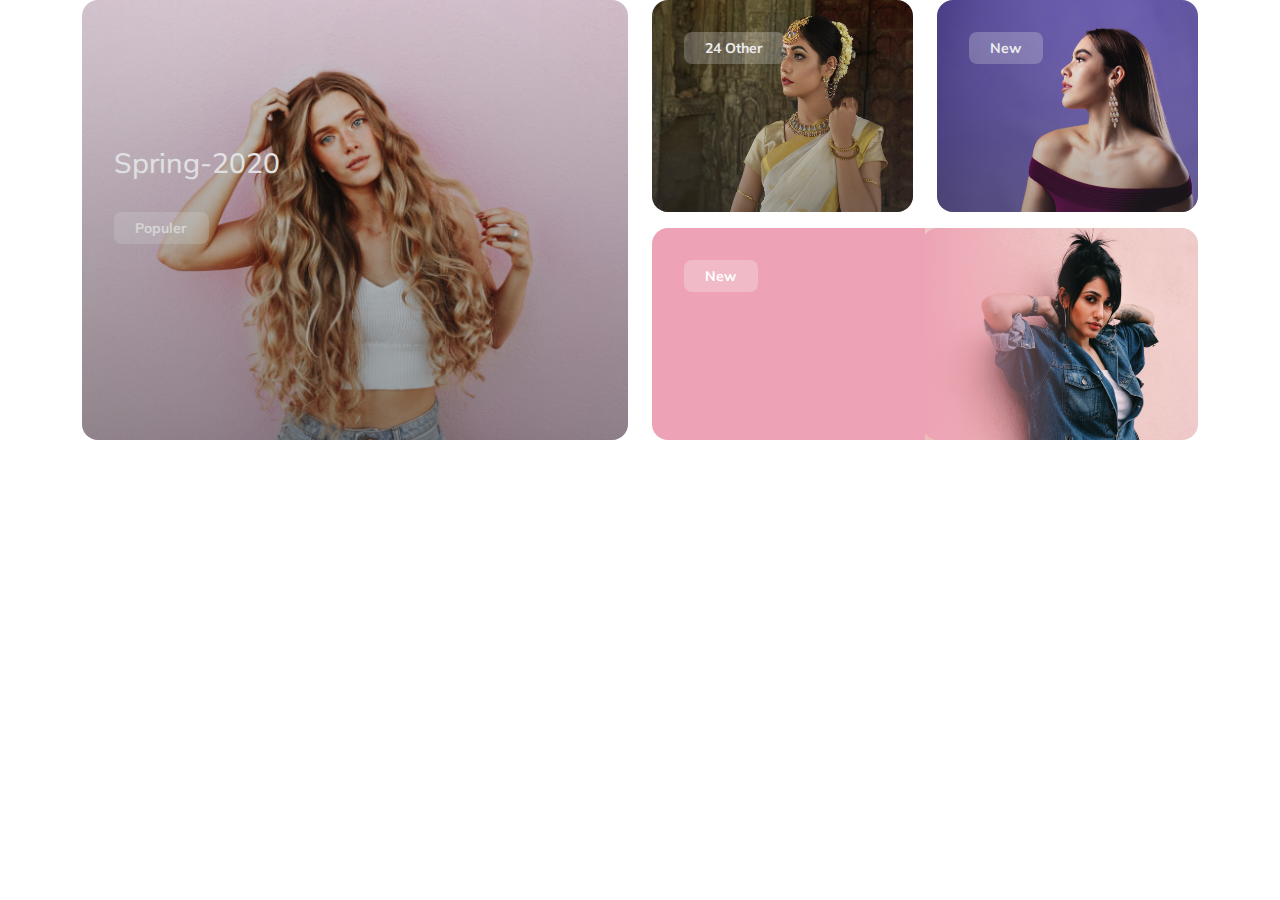
<file: index.html>
<!DOCTYPE html>
<html lang="en">
    <head>
        <meta charset="UTF-8" />
        <meta http-equiv="X-UA-Compatible" content="IE=edge" />
        <meta name="viewport" content="width=device-width, initial-scale=1.0" />
        <title>Document</title>
        <link rel="stylesheet" href="css/bootstrap.min.css" />
        <link rel="stylesheet" href="css/style.css" />
    </head>
    <body>
        <!-- <section class="mt-5 mb-5">
            <div class="container">
                <div class="row h-100 gy-4 gy-xxl-0">
                    <div class="col-12 col-xxl-6 h-75 h-control">
                        <div class="bg-image h-100"></div>
                    </div>
                    <div class="col-12 col-xxl-6 h-75 h-col2-control p-0 pt-xxl-4">
                        <div class="row h-100 gy-4 me-0 ms-0">
                            <div class="col-12 col-md-6 col-xxl-12 c h-100 mt-xxl-0">
                                <div class="bg-image h-100"></div>
                            </div>
                            <div class="col-12 col-md-6 col-xxl-12 c h-100">
                                <div class="bg-image h-100"></div>
                            </div>
                        </div>
                    </div>
                </div>
            </div>
        </section> -->
        
        <!-- test section -->
        <section>
            <!-- container -->
            <div class="container">
                <div class="row h-100 gy-4">
                    <div class="col-12 col-xl-6 h-75 th-control">
                        <div class="c-style fr-col h-100">
                            <div class="spring">
                                <h3 class="spring-title">Spring-2020</h3>
                                <div class="batch"><span>Populer</span></div>
                            </div>
                        </div>
                    </div>
                    <div class="col-12 col-xl-6 h-50 bh-control pb-2">
                        <div class="row h-100 gy-3">
                            <div class="col-6 h-100">
                                <div class="c-style sr-col1 h-100">
                                    <div class="batch">24 Other</div>
                                </div>
                            </div>
                            <div class="col-6 h-100">
                                <div class="c-style sr-col2 h-100">
                                    <div class="batch">New</div>
                                </div>
                            </div>
                            <div class="col-12 col-xl-12 h-100">
                                <div class="c-style tr-col h-100">
                                    <div class="batch">New</div>
                                </div>
                            </div>
                        </div>
                    </div>
                </div>
            </div>
        </section>
        <!-- test section -->
    </body>
</html>
</file>
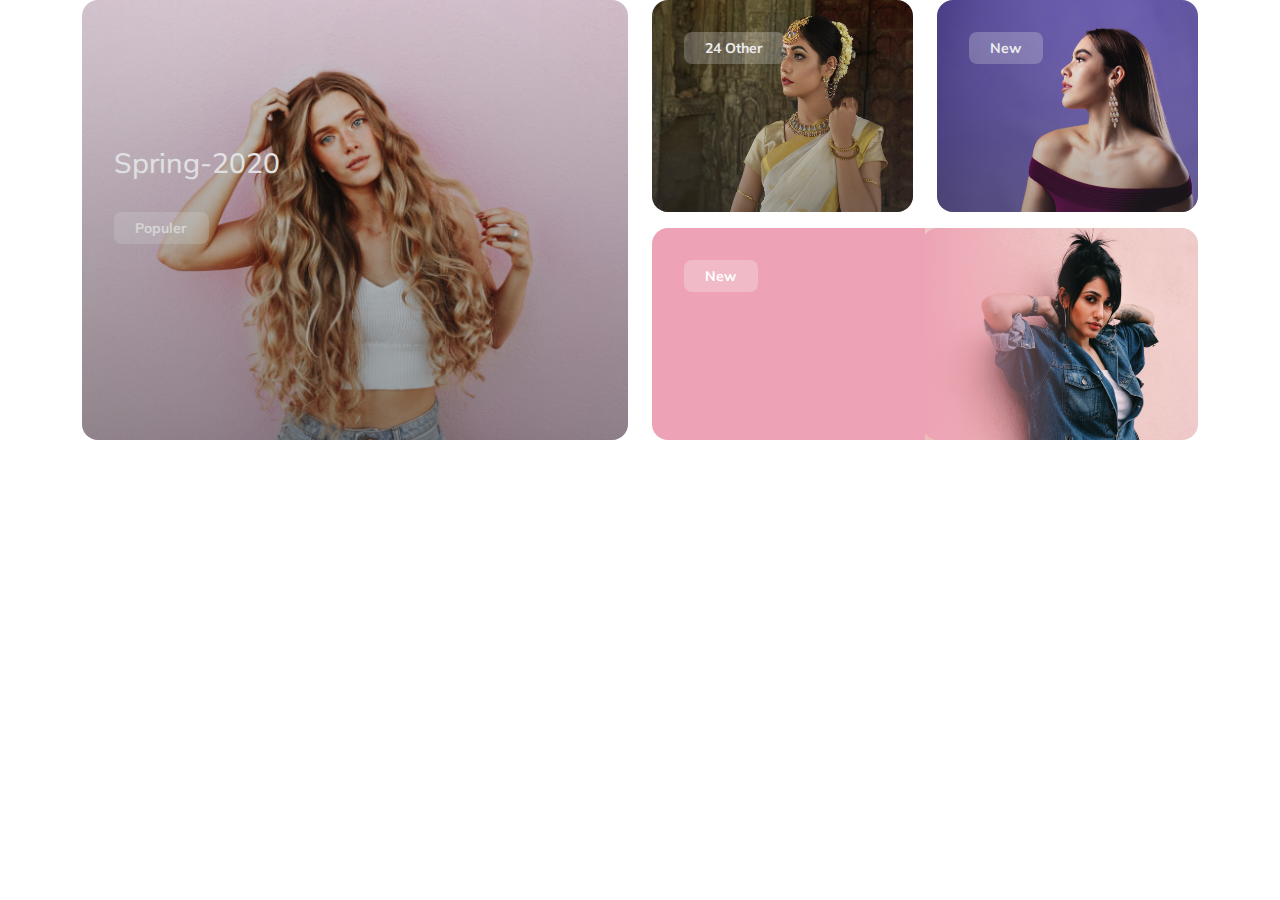
<file: first-s.html>
<!DOCTYPE html>
<html lang="en">
    <head>
        <meta charset="UTF-8" />
        <meta http-equiv="X-UA-Compatible" content="IE=edge" />
        <meta name="viewport" content="width=device-width, initial-scale=1.0" />
        <title>Document</title>
        <link rel="stylesheet" href="css/bootstrap.min.css" />
        <link rel="stylesheet" href="css/first-s.css" />
    </head>
    <body>
        <!-- <section class="mt-5 mb-5">
            <div class="container">
                <div class="row h-100 gy-4 gy-xxl-0">
                    <div class="col-12 col-xxl-6 h-75 h-control">
                        <div class="bg-image h-100"></div>
                    </div>
                    <div class="col-12 col-xxl-6 h-75 h-col2-control p-0 pt-xxl-4">
                        <div class="row h-100 gy-4 me-0 ms-0">
                            <div class="col-12 col-md-6 col-xxl-12 c h-100 mt-xxl-0">
                                <div class="bg-image h-100"></div>
                            </div>
                            <div class="col-12 col-md-6 col-xxl-12 c h-100">
                                <div class="bg-image h-100"></div>
                            </div>
                        </div>
                    </div>
                </div>
            </div>
        </section> -->
        
        <!-- test section -->
        <section>
            <!-- container -->
            <div class="container">
                <div class="row h-100 gy-4">
                    <div class="col-12 col-xl-6 h-75 th-control">
                        <div class="c-style fr-col h-100">
                            <div class="spring">
                                <h3 class="spring-title">Spring-2020</h3>
                                <div class="batch"><span>Populer</span></div>
                            </div>
                        </div>
                    </div>
                    <div class="col-12 col-xl-6 h-50 bh-control pb-2">
                        <div class="row h-100 gy-3">
                            <div class="col-6 h-100">
                                <div class="c-style sr-col1 h-100">
                                    <div class="batch">24 Other</div>
                                </div>
                            </div>
                            <div class="col-6 h-100">
                                <div class="c-style sr-col2 h-100">
                                    <div class="batch">New</div>
                                </div>
                            </div>
                            <div class="col-12 col-xl-12 h-100">
                                <div class="c-style tr-col h-100">
                                    <div class="batch">New</div>
                                </div>
                            </div>
                        </div>
                    </div>
                </div>
            </div>
        </section>
        <!-- test section -->
    </body>
</html>
</file>
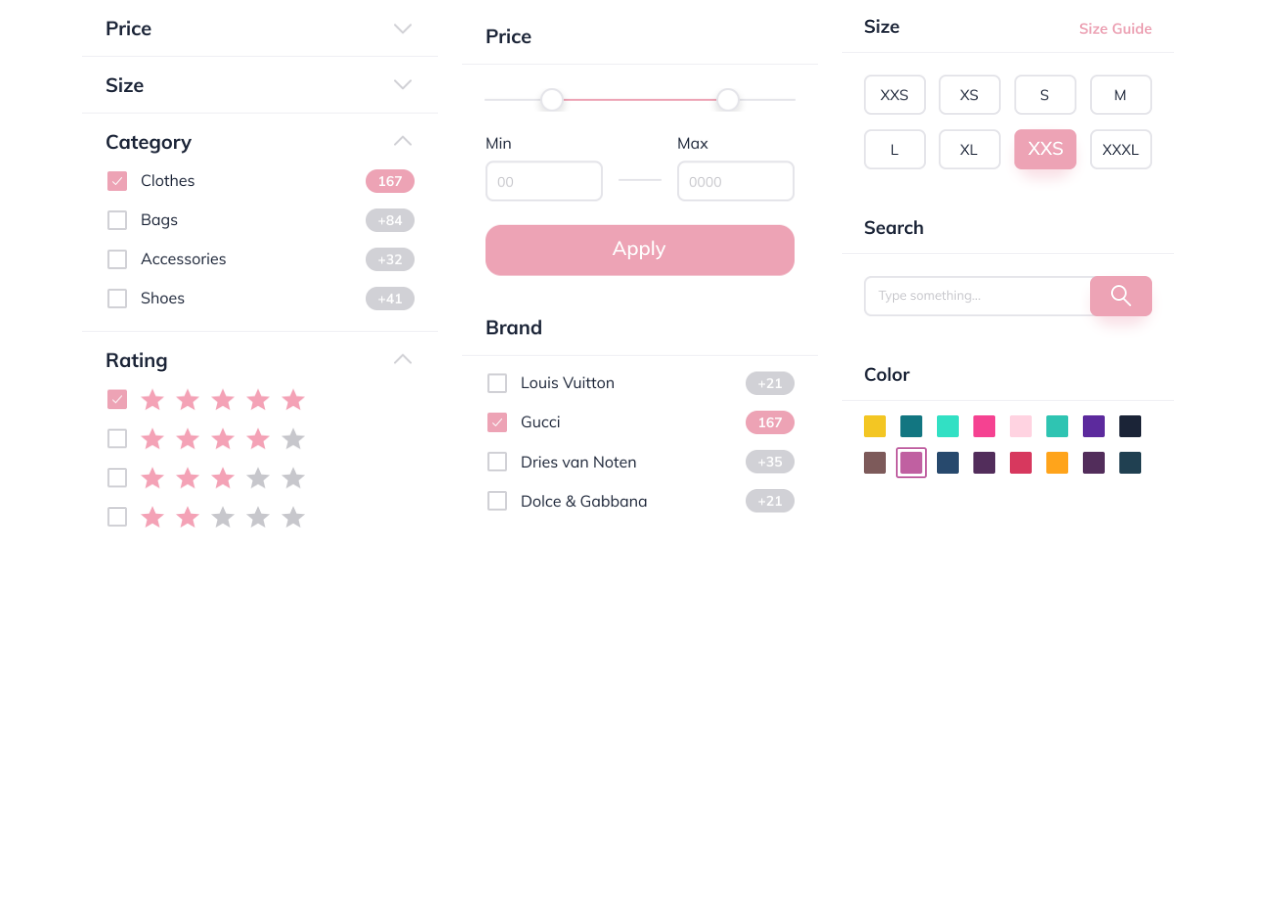
<file: five-s.html>
<!DOCTYPE html>
<html lang="en">
<head>
    <meta charset="UTF-8">
    <meta http-equiv="X-UA-Compatible" content="IE=edge">
    <meta name="viewport" content="width=device-width, initial-scale=1.0">
    <title>Five Section</title>

   <link rel="stylesheet" href="https://cdnjs.cloudflare.com/ajax/libs/font-awesome/6.2.0/css/all.min.css">
    <link rel="stylesheet" href="css/bootstrap.min.css">
    <link rel="stylesheet" href="css/five-s.css"> 
</head>
<body>
<!-- Five section -->
    <section>
        <!-- container -->
        <div class="container">
            <!-- row -->
            <div class="row">

                <div class="col-12 col-lg-4">
                    <div class="img w-100">
                        <img src="img/five section/filter.png" class="w-100" alt="">
                    </div>
                </div>
                <div class="col-12 col-lg-4 gy-2">
                    <div class="row">
                        <div class="col-12">
                            <img src="img/five section/price_filter.png" class="w-100" alt="">
                        </div>
                        <div class="col-12">
                            <img src="img/five section/brand_filter.png" class="w-100" alt="">
                        </div>
                    </div>
                </div>
                <div class="col-12 col-lg-4">
                    <div class="row gy-2 w-100">
                        <div class="col-12">
                            <img src="img/five section/size_filter.png" class="w-100" alt="">
                        </div>
                        <div class="col-12">
                            <img src="img/five section/search_panel.png" class="w-100" alt="">
                        </div>
                        <div class="col-12">
                            <div class="w-100">
                                <img src="img/five section/color_filter.png" class="w-100" alt="">

                            </div>
                        </div>
                    </div>
                </div>
            </div>
        </div>
    </section>
<!-- Five section -->
</body>
</html>
</file>
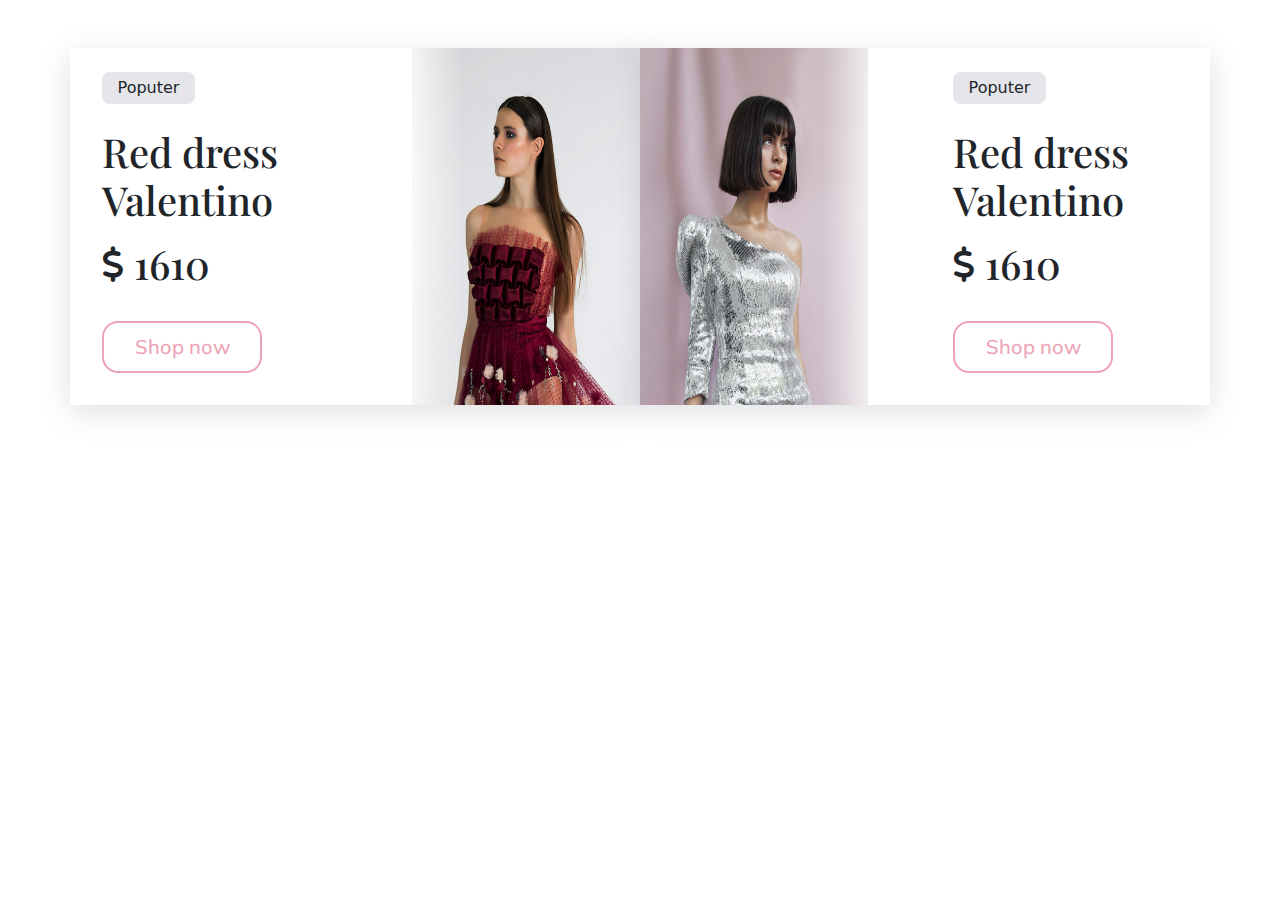
<file: four-s.html>
<!DOCTYPE html>
<html lang="en">
<head>
    <meta charset="UTF-8">
    <meta http-equiv="X-UA-Compatible" content="IE=edge">
    <meta name="viewport" content="width=device-width, initial-scale=1.0">
    <title>Four section</title>

    <link rel="stylesheet" href="https://cdnjs.cloudflare.com/ajax/libs/font-awesome/6.2.0/css/all.min.css">
    <link rel="stylesheet" href="css/bootstrap.min.css">
    <link rel="stylesheet" href="css/four-s.css">
</head>
<body>
<!-- four section -->
    <section class="mt-5">
        <!-- container -->
        <div class="container">
            <!-- row -->
            <div class="row gy-4 gy-lg-0 gx-lg-4">
                <div class="col-12 col-lg-6 bg-style">
                    <div class="batch d-flex justify-content-center align-items-center">
                        Poputer
                    </div>
                    <h1 class="d-flex flex-column mt-3 mt-lg-4">
                        <span>Red dress</span>
                        <span>Valentino</span>
                    </h>
                    <div class="mt-3">
                        <p class="d-inline-block"><i class="fa-solid fa-dollar-sign fa-sm"></i></p>
                        <h1 class="d-inline-block">1610</h1>
                    </div>
                    <div class="l-batch mt-2 mt-lg-3 d-flex flex-row justify-content-center align-items-center">
                        <p class="pt-3">Shop now</p>
                    </div>
                </div>

                <div class="col-12 col-lg-6 bg-style bg-left-style">
                    <div class="row">
                        <div class="col-6">

                        </div>
                        <div class="col-6">
                            <div class="batch d-flex justify-content-center align-items-center">
                                Poputer
                            </div>
                            <h1 class="d-flex flex-column mt-3 mt-lg-4">
                                <span>Red dress</span>
                                <span>Valentino</span>
                            </h>
                            <div class="mt-3">
                                <p class="d-inline-block"><i class="fa-solid fa-dollar-sign fa-sm"></i></p>
                                <h1 class="d-inline-block">1610</h1>
                            </div>
                            <div class="l-batch mt-2 mt-lg-3 d-flex flex-row justify-content-center align-items-center">
                                <p class="pt-3">Shop now</p>
                            </div>
                        </div>
                    </div>
                </div>
            </div>
        </div>
    </section>
<!-- four section -->
</body>
</html>
</file>
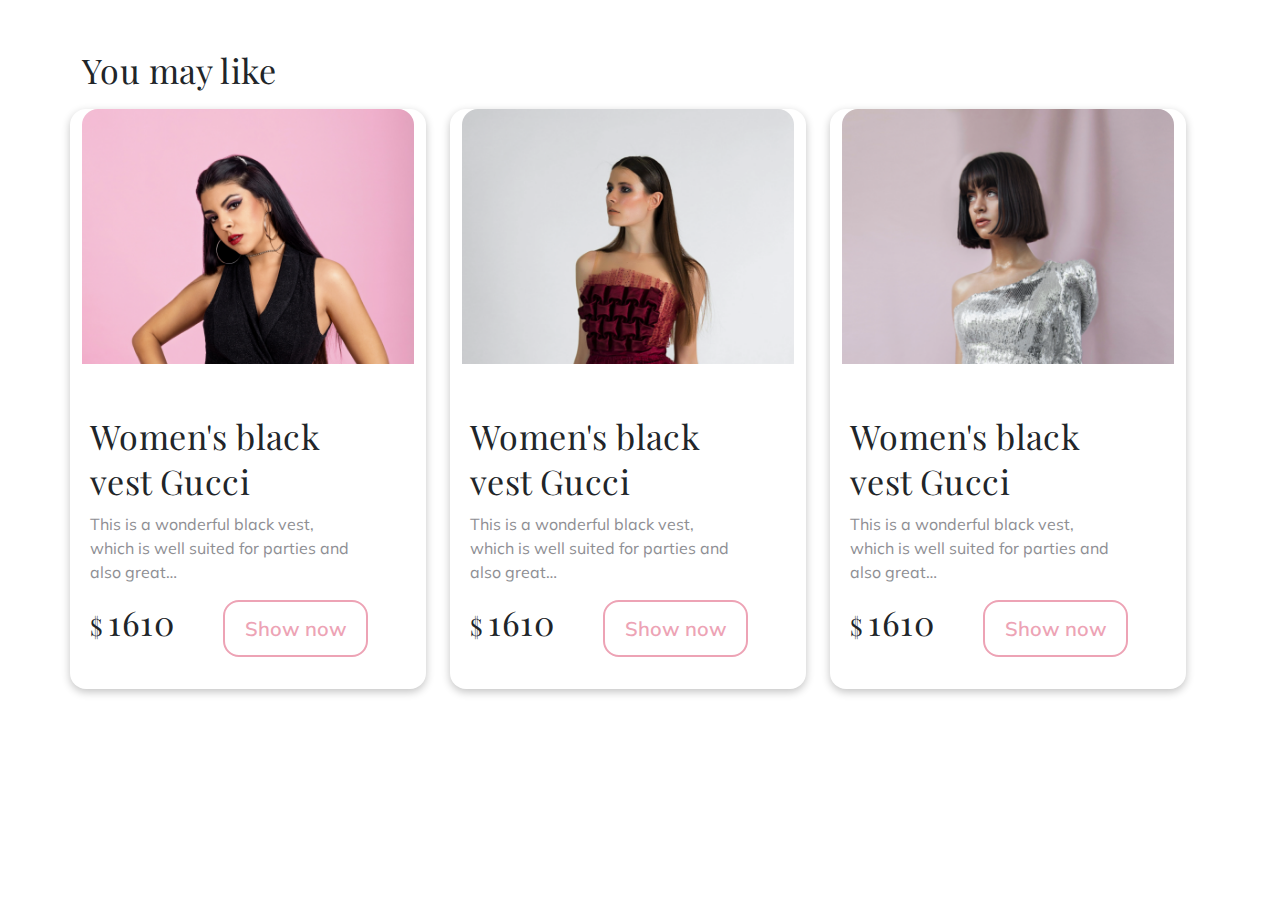
<file: second.html>
<!DOCTYPE html>
<html lang="en">
<head>
    <meta charset="UTF-8">
    <meta http-equiv="X-UA-Compatible" content="IE=edge">
    <meta name="viewport" content="width=device-width, initial-scale=1.0">
    <title>Second secontion</title>
    <link rel="stylesheet" href="css/bootstrap.min.css">
    <link rel="stylesheet" href="css/second.css">
</head>
<body>
<!-- second section -->
    <section class="mt-5">
        <!-- container -->
        <div class="container">
            <!-- row 1 -->
            <div class="row mb-2">
                <h1>You may like</h1>
            </div>
            <!-- row 2 -->
            <div class="row gy-4 gy-xl-0">
                <div class="col-xl-4 col-md-12">
                    <div class="row c-card w-100">
                        <div class="col-xl-12 col-md-6 col-sm-12">
                            <img src="img/img1.png" class="w-100 img" alt="">
                        </div>
                        <div class="col-xl-12 col-md-6 col-sm-12 c-body">
                            <h1>Women's black
                                vest Gucci
                            </h1>
                            <p>This is a wonderful black vest, which is well suited for parties and also great…
                            </p>
                            <div class="row c-bottom">
                                <div class="col-6">
                                    <h1><span>$</span>1610</h1>
                                </div>
                                <div class="col-6 batch">
                                    <div>Show now</div>
                                </div>
                            </div>
                        </div>
                    </div>
                </div>
                <div class="col-xl-4 col-md-12">
                    <div class="row c-card w-100">
                        <div class="col-xl-12 col-md-6 col-sm-12">
                            <img src="img/img2.png" class="w-100 img" alt="">
                        </div>
                        <div class="col-xl-12 col-md-6 col-sm-12 c-body">
                            <h1>Women's black
                                vest Gucci
                            </h1>
                            <p>This is a wonderful black vest, which is well suited for parties and also great…
                            </p>
                            <div class="row c-bottom">
                                <div class="col-6">
                                    <h1><span>$</span>1610</h1>
                                </div>
                                <div class="col-6 batch">
                                    <div>Show now</div>
                                </div>
                            </div>
                        </div>
                    </div>
                </div>
                <div class="col-xl-4 col-md-12">
                    <div class="row c-card w-100">
                        <div class="col-xl-12 col-md-6 col-sm-12">
                            <img src="img/img3.png" class="w-100 img" alt="">
                        </div>
                        <div class="col-xl-12 col-md-6 col-sm-12 c-body">
                            <h1>Women's black
                                vest Gucci
                            </h1>
                            <p>This is a wonderful black vest, which is well suited for parties and also great…
                            </p>
                            <div class="row c-bottom">
                                <div class="col-6">
                                    <h1><span>$</span>1610</h1>
                                </div>
                                <div class="col-6 batch">
                                    <div>Show now</div>
                                </div>
                            </div>
                        </div>
                    </div>
                </div>
            </div>
        </div>
    </section>
<!-- second section -->
</body>
</html>
</file>
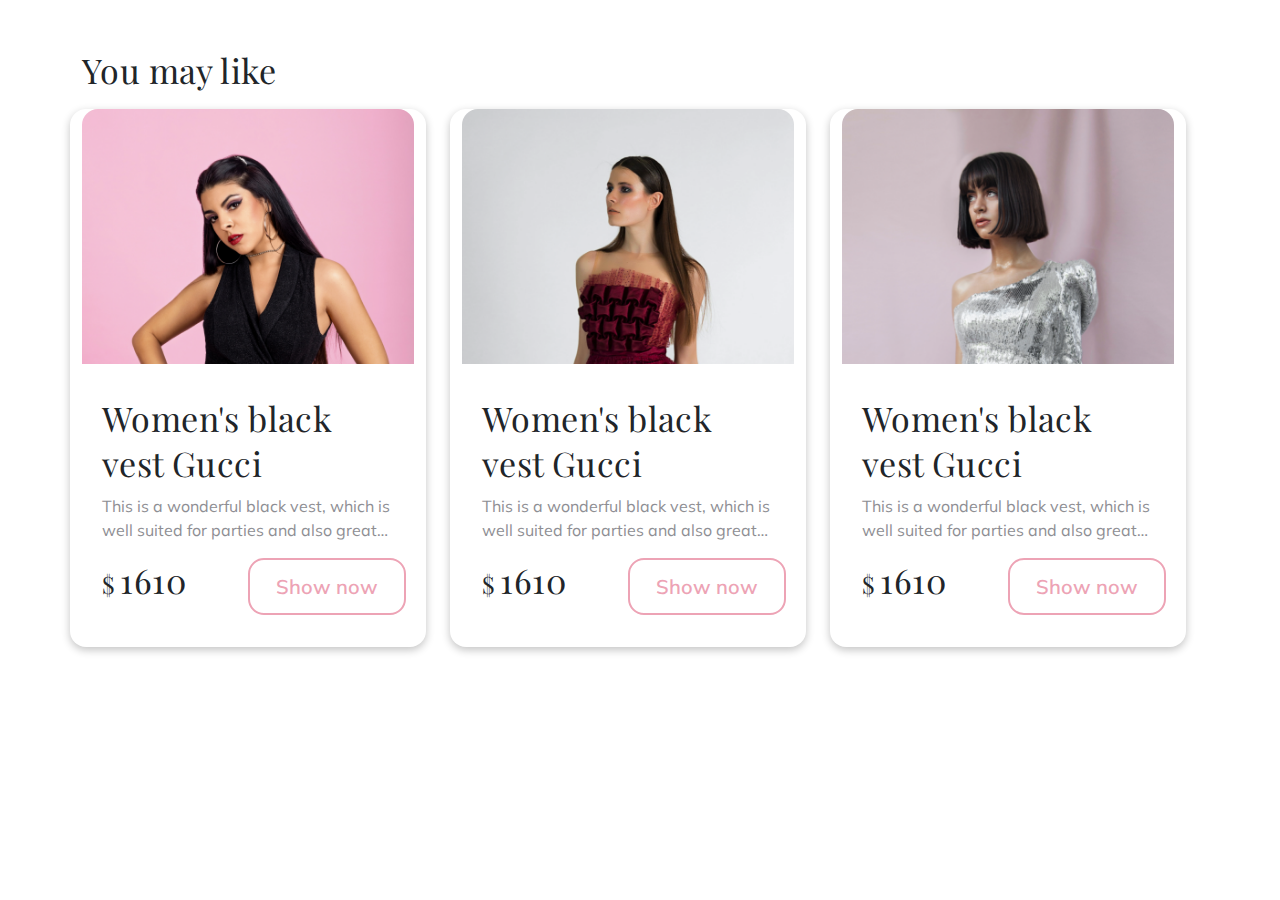
<file: second.s.html>
<!DOCTYPE html>
<html lang="en">
<head>
    <meta charset="UTF-8">
    <meta http-equiv="X-UA-Compatible" content="IE=edge">
    <meta name="viewport" content="width=device-width, initial-scale=1.0">
    <title>Second secontion</title>
    <link rel="stylesheet" href="css/bootstrap.min.css">
    <link rel="stylesheet" href="css/second-s.css">
</head>
<body>
<!-- second section -->
    <section class="mt-5">
        <!-- container -->
        <div class="container">
            <!-- row 1 -->
            <div class="row mb-2">
                <h1>You may like</h1>
            </div>
            <!-- row 2 -->
            <div class="row gy-4 gy-xl-0">
                <div class="col-xl-4 col-md-12">
                    <div class="row c-card w-100">
                        <div class="col-xl-12 col-md-6 col-sm-12">
                            <img src="img/img1.png" class="w-100 img" alt="">
                        </div>
                        <div class="col-xl-12 col-md-6 col-sm-12 c-body">
                            <h1>Women's black
                                vest Gucci
                            </h1>
                            <p>This is a wonderful black vest, which is well suited for parties and also great…
                            </p>
                            <div class="row c-bottom">
                                <div class="col-6">
                                    <h1><span>$</span>1610</h1>
                                </div>
                                <div class="col-6 batch">
                                    <div>Show now</div>
                                </div>
                            </div>
                        </div>
                    </div>
                </div>
                <div class="col-xl-4 col-md-12">
                    <div class="row c-card w-100">
                        <div class="col-xl-12 col-md-6 col-sm-12">
                            <img src="img/img2.png" class="w-100 img" alt="">
                        </div>
                        <div class="col-xl-12 col-md-6 col-sm-12 c-body">
                            <h1>Women's black
                                vest Gucci
                            </h1>
                            <p>This is a wonderful black vest, which is well suited for parties and also great…
                            </p>
                            <div class="row c-bottom">
                                <div class="col-6">
                                    <h1><span>$</span>1610</h1>
                                </div>
                                <div class="col-6 batch">
                                    <div>Show now</div>
                                </div>
                            </div>
                        </div>
                    </div>
                </div>
                <div class="col-xl-4 col-md-12">
                    <div class="row c-card w-100">
                        <div class="col-xl-12 col-md-6 col-sm-12">
                            <img src="img/img3.png" class="w-100 img" alt="">
                        </div>
                        <div class="col-xl-12 col-md-6 col-sm-12 c-body">
                            <h1>Women's black
                                vest Gucci
                            </h1>
                            <p>This is a wonderful black vest, which is well suited for parties and also great…
                            </p>
                            <div class="row c-bottom">
                                <div class="col-6">
                                    <h1><span>$</span>1610</h1>
                                </div>
                                <div class="col-6 batch">
                                    <div>Show now</div>
                                </div>
                            </div>
                        </div>
                    </div>
                </div>
            </div>
        </div>
    </section>
<!-- second section -->
</body>
</html>
</file>
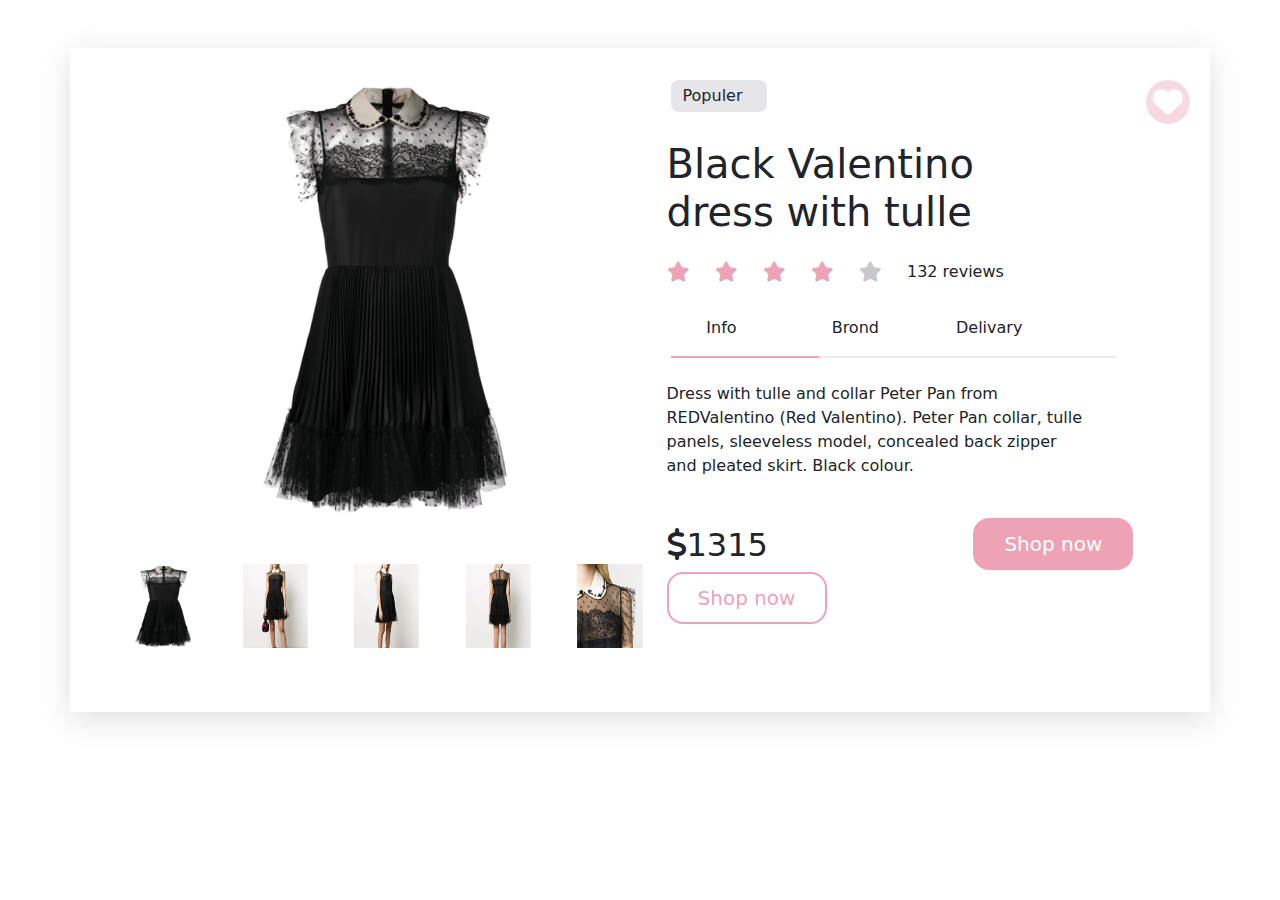
<file: third-s.html>
<!DOCTYPE html>
<html lang="en">
<head>
    <meta charset="UTF-8">
    <meta http-equiv="X-UA-Compatible" content="IE=edge">
    <meta name="viewport" content="width=device-width, initial-scale=1.0">
    <title>Third Section</title>
    <link rel="stylesheet" href="https://cdnjs.cloudflare.com/ajax/libs/font-awesome/6.2.0/css/all.min.css">
    <link rel="stylesheet" href="css/bootstrap.min.css">
    <link rel="stylesheet" href="css/third-s.css">
</head>
<body>
<!-- Third section -->
    <section class="mt-5">
        <!-- container -->
        <div class="container third-container">
            <!-- row -->
            <div class="row gx-xl-4">
                <!-- first col -->
                <div class="col-12 col-xl-6 mb-5">
                    <div class="d-flex justify-content-center mb-5">
                        <div class="girl-c">
                            <img src="img/product_image.png" class="w-100 h-100" alt="">
                        </div>
                    </div>
                    <div class="row items d-flex justify-content-between">
                        <div class="col-2 h-100">
                            <img src="img/item1.png" class="w-100 h-100" alt="">
                        </div>
                        <div class="col-2 h-100">
                            <img src="img/item2.png" class="w-100 h-100" alt="">
                        </div>
                        <div class="col-2 h-100">
                            <img src="img/item3.png" class="w-100 h-100" alt="">
                        </div>
                        <div class="col-2 h-100">
                            <img src="img/item4.png" class="w-100 h-100" alt="">
                        </div>
                        <div class="col-2 h-100 rounded-4">
                            <img src="img/item5.png" class="w-100 h-100" alt="">
                        </div>
                    </div>
                </div>

                <!-- 2nd col -->
                <div class="col-12 col-xl-6">
                    <div class="row">
                        <div class="col-12">
                            <div class="row d-flex flex-row justify-content-between pb-3">
                                <div class="batch col-auto ms-3">
                                    Populer
                                </div>
                                <div class="love-icon col-auto">
                                    <p><i class="fa-solid fa-heart"></i></p>
                                </div>
                            </div>

                            <div class="col-8 pb-3">
                                <h1 class="d-flex flex-column">
                                    <span>Black Valentino</span>
                                    <span>dress with tulle</span>
                                </h1>
                            </div>
                            <div class="col-9 ms-0">
                                <ul class="nav-ber w-100">
                                    <li class="ps-0"><a href=""><i class="fa-solid fa-star fa-lg"></i></a></li>
                                    <li><a href=""><i class="fa-solid fa-star fa-lg"></i></a></li>
                                    <li><a href=""><i class="fa-solid fa-star fa-lg"></i></a></li>
                                    <li><a href=""><i class="fa-solid fa-star fa-lg"></i></a></li>
                                    <li><a href="" class="unic"><i class="fa-solid fa-star fa-lg"></i></a></li>
                                    <li><p>132 reviews</p></li>
                                </ul>
                            </div>
                            <div class="row">
                                <div class="col-3 text-center">
                                    <p>Info</p>
                                </div>
                                <div class="col-3 text-center">
                                    <p>Brond</p>
                                </div>
                                <div class="col-3 text-center">
                                    <p>Delivary</p>
                                </div>
                                <div class="col-10 border-h text-center mb-4 ms-3">
                                    <div class="row h-100">
                                        <div class="col-4 h-100 pink-border"></div>
                                    </div>
                                </div>
                                <div class="col-10">
                                    <p>Dress with tulle and collar Peter Pan from REDValentino 
                                        (Red Valentino). Peter Pan collar, tulle panels, sleeveless model, 
                                        concealed back zipper and pleated skirt. Black colour.
                                    </p>
                                </div>
                                <div class="col-11 mt-4">
                                    <div class="row d-flex justify-content-between">
                                        <div class="col-auto pt-2">
                                            <h2><i class="fa-solid fa-dollar-sign"></i>1315</h2>
                                        </div>
                                        <div class="col-auto">
                                            <div class="l-batch  d-flex justify-content-center align-items-center">Shop now</div>
                                        </div>
                                        <div class="col-auto">
                                            <div class=" l-batch bg-change d-flex justify-content-center align-items-center">Shop now</div>
                                        </div>
                                    </div>
                                </div>
                            </div>
                        </div>
                    </div>
                </div>
            </div>
        </div>
    </section>
</body>
</html>
</file>
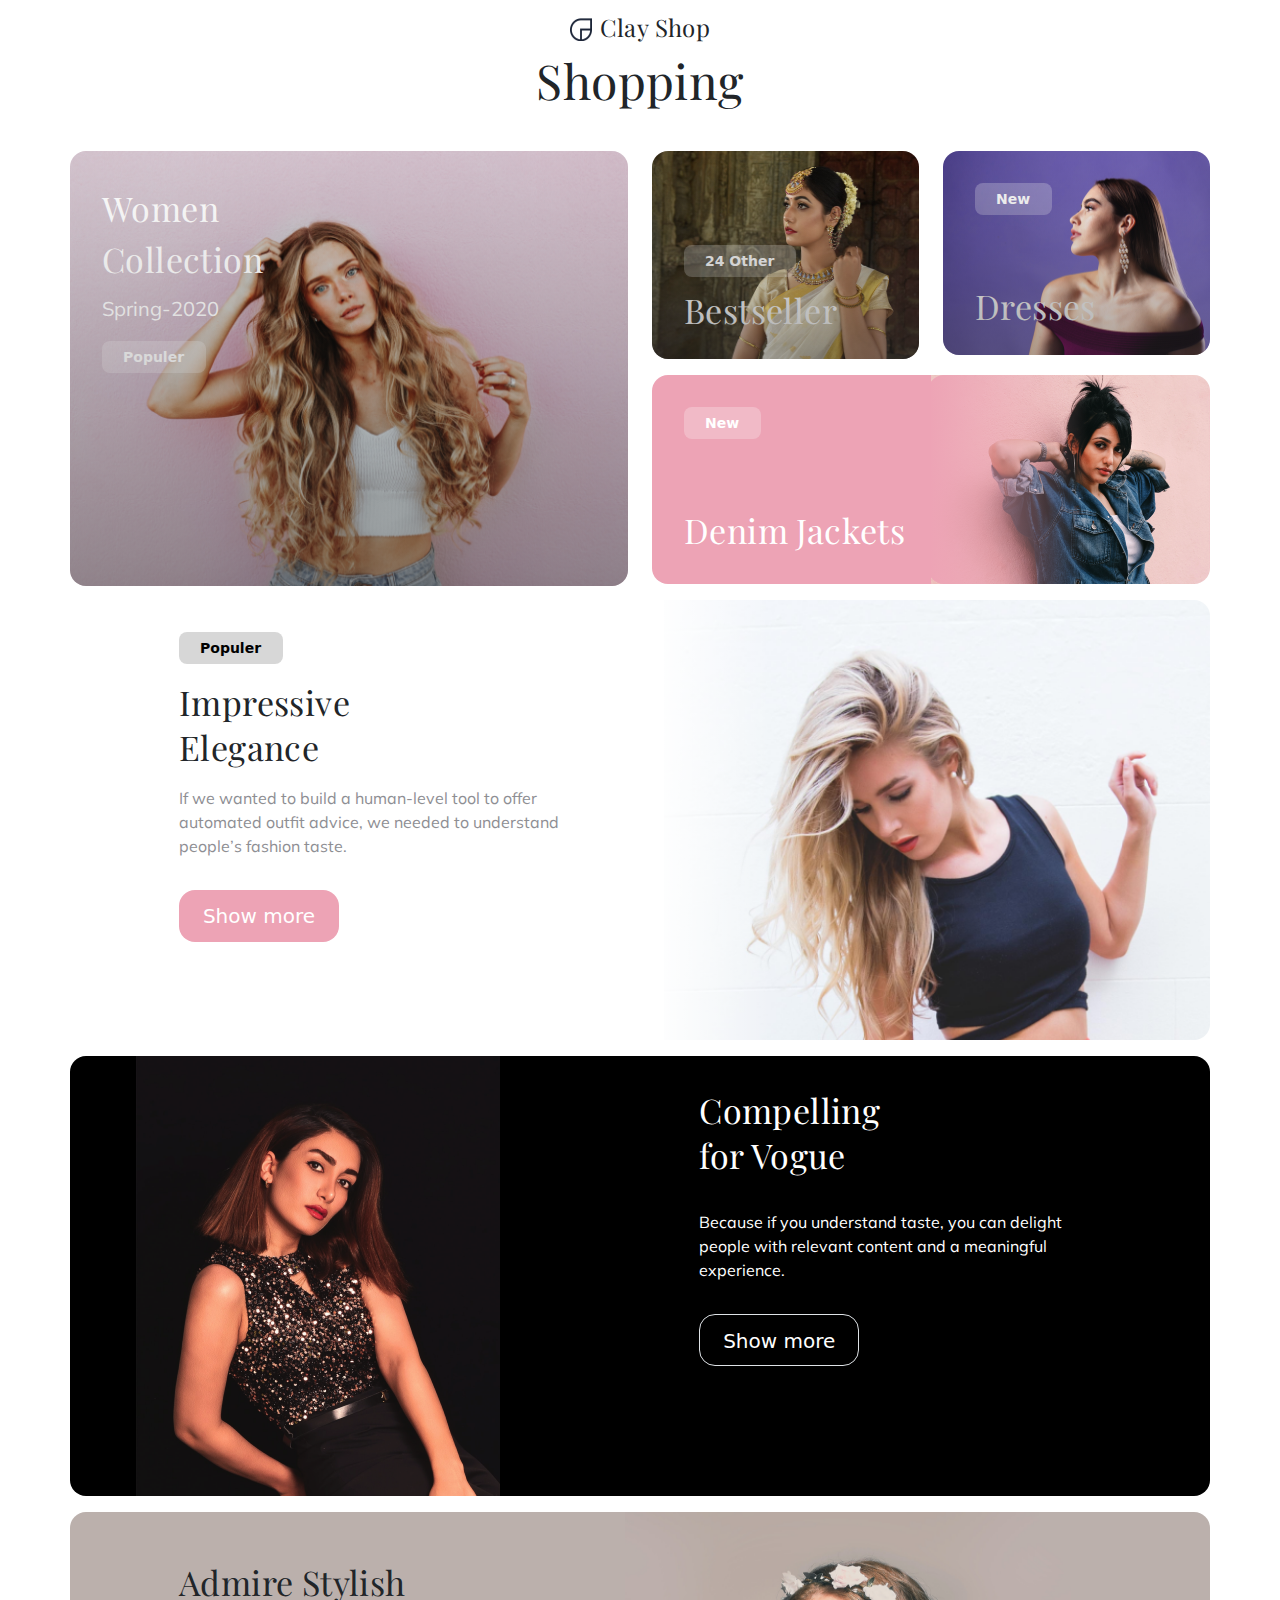
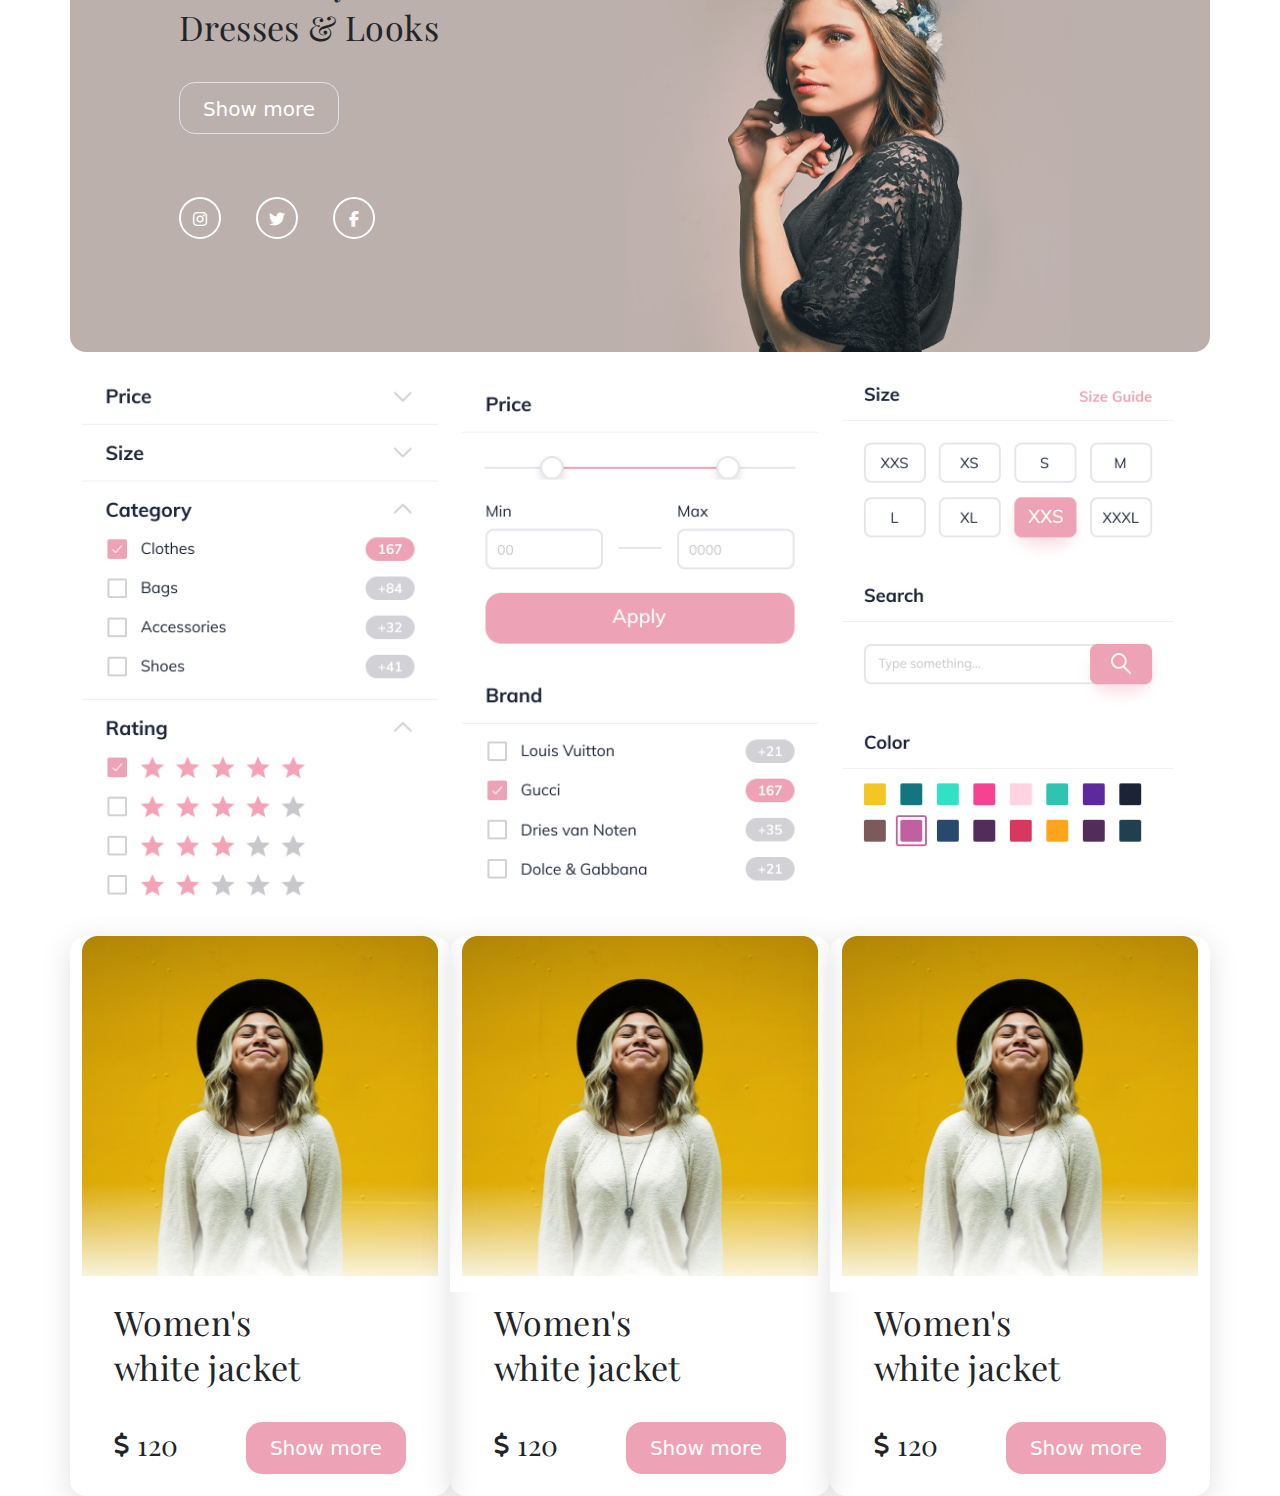
<file: webpage.html>
<!DOCTYPE html>
<html lang="en">
<head>
    <meta charset="UTF-8">
    <meta http-equiv="X-UA-Compatible" content="IE=edge">
    <meta name="viewport" content="width=device-width, initial-scale=1.0">
    <title>Web page</title>
    <link rel="stylesheet" href="https://cdnjs.cloudflare.com/ajax/libs/font-awesome/6.2.0/css/all.min.css">
    <link rel="stylesheet" href="css/bootstrap.min.css">
    <link rel="stylesheet" href="css/webpage.css">

</head>
<body>
 <!--Header  -->
    <header>
        <!-- Container -->
        <div class="container">
            <!-- Coloum -->
            <div class="d-flex justify-content-center">
                <div class="logo d-flex align-items-center">
                    <img src="img/webpage/logo.png" class="me-2" alt="">
                    <h4 class="d-inline-block">Clay Shop</h4>
                </div>
            </div>
            <div class="text-center shop mb-5">
                <h2>Shopping</h2>
            </div>
        </div>
    </header>
 <!--Header  -->

 <!-- Main bg section -->
 <section class="mb-2">
    <!-- container -->
    <div class="container main-bg-container">
        <!-- row -->
        <div class="row gy-4">
            <div class="col-12 col-xl-6 th-control ps-0">
                <div class="c-style women-col">
                    <div class="bg-content">
                        <h1 class="d-flex flex-column">
                            <span>Women</span>
                            <span>Collection</span>
                        </h1>
                        <p class="pb-1 pt-1">Spring-2020</p>
                        <div class="batch">Populer</div>
                    </div>
                </div>
            </div>
            <div class="col-12 col-xl-6 bh-control pb-2 pe-0">
                <div class="row gy-3">
                    <div class="col-6">
                        <div class="c-style best-col">
                            <div class="batch">24 Other</div>
                            <h1 class="pt-2">Bestseller</h1>
                        </div>
                    </div>
                    <div class="col-6">
                        <div class="c-style dress-col">
                            <div class="batch">New</div>
                            <h1 class="dress">Dresses</h1>
                        </div>
                    </div>
                    <div class="col-12 col-xl-12">
                        <div class="c-style jeckets-col">
                            <div class="batch">New</div>
                            <h1 class="jeket">Denim Jackets</h1>
                        </div>
                    </div>
                </div>
            </div>
        </div>
    </div>
</section>
 <!-- Main bg section -->

 <!-- slide one section -->
    <section class="mb-3">
        <!-- Container -->
        <div class="container">
            <!-- Row -->
            <div class="row slide-wrapper mb-3">
                <div class="slide1-content">
                    <div class="batch s-batch">Populer</div>
                    <h1 class="d-flex flex-column pt-3 pb-2">
                        <span>Impressive</span>
                        <span>Elegance</span>
                    </h1>
                    <p class="d-flex flex-column pb-3">
                        <span>If we wanted to build a human-level tool to offer</span>
                        <span>automated outfit advice, we needed to understand </span>
                        <span>people’s fashion taste. </span>
                    </p>
                    <div class="pb-5">
                        <div class="l-batch text-center">
                            Show more
                        </div>
                    </div>
                </div>
            </div>

            <!-- Row two -->
            <div class="row slide-wrapper slider2-wrapper mb-3 bg-black">
                <div class="compaling-content">
                    <h1 class="d-flex flex-column text-white pb-3">
                        <span>Compelling</span>
                        <span>for Vogue</span>
                    </h1>
                    <p class="d-flex flex-column text-white pb-3 pt-2">
                        <span>Because if you understand taste, you can delight</span>
                        <span>people with relevant content and a meaningful </span>
                        <span>experience.</span>
                    </p>
                    <div class="pb-5">
                        <div class="l-batch border bg-black text-center">
                            Show more
                        </div>
                    </div>
                </div>
            </div>

            <!-- Row three -->
            <div class="row slide-wrapper slider3-wrapper">
                <div class="slide1-content">
                    <h1 class="d-flex flex-column pt-3 pb-4">
                        <span>Admire Stylish </span>
                        <span>Dresses & Looks</span>
                    </h1>
                    <div class="pb-5">
                        <div class="l-batch border bg-transparent text-center">
                            Show more
                        </div>
                    </div>
                    <div>
                        <ul class="s-social-icon p-0">
                            <li class="ms-0"><a href="" class="text-white"><i class="fa-brands fa-instagram"></i></a></li>
                            <li><a href="" class="text-white"><i class="fa-brands fa-twitter"></i></a></li>
                            <li><a href="" class="text-white"><i class="fa-brands fa-facebook-f"></i></a></li>
                        </ul>
                    </div>
                </div>
            </div>
        </div>
    </section>
 <!-- slide section -->

 <!-- Information section -->
    <section class="mb-3">
        <!-- container -->
        <div class="container">
            <!-- row -->
            <div class="row">

                <div class="col-12 col-lg-4">
                    <div class="img w-100">
                        <img src="img/five section/filter.png" class="w-100" alt="">
                    </div>
                </div>
                <div class="col-12 col-lg-4 gy-2">
                    <div class="row">
                        <div class="col-12">
                            <img src="img/five section/price_filter.png" class="w-100" alt="">
                        </div>
                        <div class="col-12">
                            <img src="img/five section/brand_filter.png" class="w-100" alt="">
                        </div>
                    </div>
                </div>
                <div class="col-12 col-lg-4">
                    <div class="row gy-2 w-100">
                        <div class="col-12">
                            <img src="img/five section/size_filter.png" class="w-100" alt="">
                        </div>
                        <div class="col-12">
                            <img src="img/five section/search_panel.png" class="w-100" alt="">
                        </div>
                        <div class="col-12">
                            <div class="w-100">
                                <img src="img/five section/color_filter.png" class="w-100" alt="">
                            </div>
                        </div>
                    </div>
                </div>
            </div>
        </div>
    </section>
 <!-- Information section -->

 <!-- dress conllection -->
    <section>
        <!-- Container -->
        <div class="container">
            <!-- row -->
            <div class="row">
                <div class="col-12 col-md-4 dress-card">
                        <img src="img/webpage/cardimg1.png" class="w-100" alt="">
                        <div class="card-content">
                            <h1 class="d-flex flex-column pb-4">
                                <span>Women's</span>
                                <span>white jacket</span>
                            </h1>
                            <div>
                                <div class="price d-inline-block float-start">
                                    <h3><i class="fa-solid fa-dollar-sign fa-sm me-2"></i>120</h3>
                                </div>
                                <div class="l-batch cart-btn text-center d-inline-block float-end">
                                    Show more
                                </div>
                            </div>
                        </div>
                </div>
                <div class="col-12 col-md-4 dress-card">
                        <img src="img/webpage/cardimg1.png" class="w-100" alt="">
                        <div class="card-content">
                            <h1 class="d-flex flex-column pb-4">
                                <span>Women's</span>
                                <span>white jacket</span>
                            </h1>
                            <div class="">
                                <div class="price d-inline-block float-start">
                                    <h3><i class="fa-solid fa-dollar-sign fa-sm me-2"></i>120</h3>
                                </div>
                                <div class="l-batch cart-btn text-center d-inline-block float-end">
                                    Show more
                                </div>
                            </div>
                        </div>
                    
                </div>
                <div class="col-12 col-md-4 dress-card">
                        <img src="img/webpage/cardimg1.png" class="w-100" alt="">
                        <div class="card-content">
                            <h1 class="d-flex flex-column pb-4">
                                <span>Women's</span>
                                <span>white jacket</span>
                            </h1>
                            <div>
                                <div class="price d-inline-block float-start">
                                    <h3><i class="fa-solid fa-dollar-sign fa-sm me-2"></i>120</h3>
                                </div>
                                <div class="l-batch cart-btn text-center d-inline-block float-end">
                                    Show more
                                </div>
                            </div>
                        </div>
                </div>
            </div>
        </div>
    </section>
 <!-- dress conllection -->

 <!-- section -->
    <section>
        <!-- container -->
        <div class="container">
            <!-- row -->
            <div class="row">
                <!-- col1 -->
                <div class="col-6">
                    
                </div>
            </div>
        </div>
    </section>
 <!-- section -->

</body>
</html>
</file>
<file: css/style.css>
/* .container{
    height: 440px;
}
.bg-image{
    background-image: url("../img/spring2020.png");
    background-repeat: no-repeat;
    background-position: center center;
    background-size: 100% 100%;
}

@media only screen and (min-width:768px) {
    .h-control{
        height: 100% !important;
    }
    .h-col2-control{
        height: 50% !important;
    }
}

@media only screen and (min-width:1400px) {
    .h-col2-control{
        height: 100% !important;
    }
    .c{
        height: 50% !important;
    }
} */
@import url('https://fonts.googleapis.com/css2?family=Mulish:wght@600;700&display=swap');

/* common style*/
*{
    font-family: 'Mulish', sans-serif;
}
.container{
    height: 440px;
}
.c-style{
    border-radius: 16px;
    padding-top: 32px;
    padding-left: 32px;
    background-position: center center;
    background-repeat: no-repeat;
    background-size: 100% 100%;
    position: relative;
}
.c-style::after{
    content: "";
    top: 0;
    left: 0;
    width: 100%;
    height: 100%;
    background: linear-gradient(180deg, rgba(52, 52, 52, 0.0001) 0%, #343434 100%);
    position: absolute;
    background-size: 100% 100%;
    background-repeat: no-repeat;
    opacity: 0.4;
    border-radius: 16px;
}
.batch{
    color: white;
    height: 32px;
    padding-top: 7px;
    padding-left: 21px;
    padding-right: 22px;
    display: inline-block;
    font-weight: 700;
    font-size: 14px;
    line-height: 18px;
    background-color: #ffffff40;
    border-radius: 8px;
}
span{
    color: white;
}
/* common style*/

/* main style */
.spring{
    padding-top: 114px;
}
.spring h3{
    color: #ffffff;
    padding-bottom: 24px;
}
.fr-col{
    background-image: url("../img/spring2020.png");
}
.sr-col1{
    background-image: url("../img/pexels.jpg");
}
.sr-col2{
    background-image: url("../img/chris.png");
}
.tr-col{
    background: #EDA3B5;
    background-image: url("../img/Mask.png");
    background-position: right top;
    background-size: 50% 100%;
    background-repeat: no-repeat;
}
.tr-col::after{
    left: initial;
    right: 21.90%;
    width: 28.67%;
    background: linear-gradient(270deg, rgba(244, 162, 182, 0.0001) 0%, #EDA3B5 100%);
    opacity: 1.4;
}

@media only screen and (min-width:768px) {
    .th-control{
        height: 100% !important;
    }
    .bh-control{
        height: 75%!important;
    }
}

@media only screen and (min-width:1200px) {
    .bh-control{
        height: 50% !important;
    }
}

/* main style */
</file>
<file: css/first-s.css>
/* .container{
    height: 440px;
}
.bg-image{
    background-image: url("../img/spring2020.png");
    background-repeat: no-repeat;
    background-position: center center;
    background-size: 100% 100%;
}

@media only screen and (min-width:768px) {
    .h-control{
        height: 100% !important;
    }
    .h-col2-control{
        height: 50% !important;
    }
}

@media only screen and (min-width:1400px) {
    .h-col2-control{
        height: 100% !important;
    }
    .c{
        height: 50% !important;
    }
} */
@import url('https://fonts.googleapis.com/css2?family=Mulish:wght@600;700&display=swap');

/* common style*/
*{
    font-family: 'Mulish', sans-serif;
}
.container{
    height: 440px;
}
.c-style{
    border-radius: 16px;
    padding-top: 32px;
    padding-left: 32px;
    background-position: center center;
    background-repeat: no-repeat;
    background-size: 100% 100%;
    position: relative;
}
.c-style::after{
    content: "";
    top: 0;
    left: 0;
    width: 100%;
    height: 100%;
    background: linear-gradient(180deg, rgba(52, 52, 52, 0.0001) 0%, #343434 100%);
    position: absolute;
    background-size: 100% 100%;
    background-repeat: no-repeat;
    opacity: 0.4;
    border-radius: 16px;
}
.batch{
    color: white;
    height: 32px;
    padding-top: 7px;
    padding-left: 21px;
    padding-right: 22px;
    display: inline-block;
    font-weight: 700;
    font-size: 14px;
    line-height: 18px;
    background-color: #ffffff40;
    border-radius: 8px;
}
span{
    color: white;
}
/* common style*/

/* main style */
.spring{
    padding-top: 114px;
}
.spring h3{
    color: #ffffff;
    padding-bottom: 24px;
}
.fr-col{
    background-image: url("../img/spring2020.png");
}
.sr-col1{
    background-image: url("../img/pexels.jpg");
}
.sr-col2{
    background-image: url("../img/chris.png");
}
.tr-col{
    background: #EDA3B5;
    background-image: url("../img/Mask.png");
    background-position: right top;
    background-size: 50% 100%;
    background-repeat: no-repeat;
}
.tr-col::after{
    left: initial;
    right: 21.90%;
    width: 28.67%;
    background: linear-gradient(270deg, rgba(244, 162, 182, 0.0001) 0%, #EDA3B5 100%);
    opacity: 1.4;
}

@media only screen and (min-width:768px) {
    .th-control{
        height: 100% !important;
    }
    .bh-control{
        height: 75%!important;
    }
}

@media only screen and (min-width:1200px) {
    .bh-control{
        height: 50% !important;
    }
}

/* main style */
</file>
<file: css/five-s.css>
.container{
    height: 564px;
}
</file>
<file: css/four-s.css>
@import url('https://fonts.googleapis.com/css2?family=Mulish:wght@600;700&family=Playfair+Display&display=swap');

h1,h2,h3,h4,h5,h6{
    font-family: 'Playfair Display', serif;
}
p{
    font-family: 'Mulish', sans-serif;  
}
.bg-style{
    box-shadow: rgba(100, 100, 111, 0.2) 0px 7px 29px 0px;
    background-image: url("../img/khaled-ghareeb--NyPn9up_7o-unsplash.png");
    background-position: right top;
    background-repeat: no-repeat;
    background-size: 40% 100%;
    position: relative;
    padding: 24px 0px 24px 32px;

}
.bg-style::after{
    content: "";
    top: 0;
    right: 31%;
    width: 64px;
    height: 100%;
    position: absolute;
    background: linear-gradient(90deg, rgba(255, 255, 255, 0.0001) 0%, #FFFFFF 100%);
    background-size: 100% 100%;
    background-repeat: no-repeat;
    transform: rotate(-180deg);

}
.bg-left-style{
    background-image: url(../img/hanen-souhail-F5EO6OD9kBo-unsplash.png);
    background-position: left top;
}
.bg-left-style::after{
    right: initial;
    transform: none;
    left: 32%;
}
.batch{
    width: 93px;
    height: 32px;
    border-radius: 8px;
    background-color: #e5e5ea;
}
.l-batch{
    width: 160px;
    height: 52px;
    background-color: white;
    border: 2px solid #eda3b5;
    border-radius: 16px;
}
.l-batch p{
    font-size: 20px;
    color: #eda3b5;
}
</file>
<file: css/second.css>
@import url('https://fonts.googleapis.com/css2?family=Mulish:wght@600;700&family=Playfair+Display&display=swap');

/* Common style */
h1, h2, h3, h4, h5, h6{
    font-family: 'Playfair Display', serif;
    font-size: 34px;
    line-height: 45px;
    font-weight: 400;
    letter-spacing: 0.4px;
}
.c-body p{
    font-family: 'Mulish', sans-serif;
    font-size: 16px;
    font-weight: 400;
    line-height: 24px;
    color: #8E8E93;
}
.batch{
    display: flex;
    flex-flow: row wrap;
    justify-content: center;
    align-items: center;
    border: 2px solid #EDA3B5;
    border-radius: 16px;
    color: #EDA3B5;
    font-size: 20px;
    font-family: 'Mulish', sans-serif;
    font-weight: 600;
}
.c-card{
    border-radius: 16px;
    box-shadow: rgba(0, 0, 0, 0.24) 0px 3px 8px;}
.c-body{
    padding: 32px;
}
span{
    font-size: 24px;
    margin-right: 5px;
    margin-top: 5px;
}
.img{
    border-radius: 16px 16px 0px 0px;
}
/* Common style */

@media only screen and (min-width:768px) {
    .c-body{
        padding-left: 20px;
        padding-right: 20px;
        padding-top: 0px;
    }
}
@media only screen and (min-width:1000px) {
    .c-body{
        padding-right: 70px;
        padding-top: 50px;
    }
}
</file>
<file: css/second-s.css>
@import url('https://fonts.googleapis.com/css2?family=Mulish:wght@600;700&family=Playfair+Display&display=swap');

/* Common style */
h1, h2, h3, h4, h5, h6{
    font-family: 'Playfair Display', serif;
    font-size: 34px;
    line-height: 45px;
    font-weight: 400;
    letter-spacing: 0.4px;
}
.c-body p{
    font-family: 'Mulish', sans-serif;
    font-size: 16px;
    font-weight: 400;
    line-height: 24px;
    color: #8E8E93;
}
.batch{
    display: flex;
    flex-flow: row wrap;
    justify-content: center;
    align-items: center;
    border: 2px solid #EDA3B5;
    border-radius: 16px;
    color: #EDA3B5;
    font-size: 20px;
    font-family: 'Mulish', sans-serif;
    font-weight: 600;
}
.c-card{
    border-radius: 16px;
    box-shadow: rgba(0, 0, 0, 0.24) 0px 3px 8px;}
.c-body{
    padding: 32px;
}
span{
    font-size: 24px;
    margin-right: 5px;
    margin-top: 5px;
}
.img{
    border-radius: 16px 16px 0px 0px;
}
/* Common style */

@media only screen and (min-width:768px) {
    .c-body{
        padding-left: 20px;
        padding-right: 20px;
        padding-top: 0px;
    }
}
@media only screen and (min-width:1000px) {
    .c-body{
        padding-right: 70px;
        padding-top: 50px;
    }
}
@media only screen and (min-width:1200px) {
    .c-body{
        padding: 32px;
    }
}
</file>
<file: css/third-s.css>
.third-container{
    padding: 32px 32px 16px 61px;
    box-shadow: rgba(100, 100, 111, 0.2) 0px 7px 29px 0px;
}
.girl-c{
    width: 280px;
    height: 436px;
}
.items{
    height: 84px;
}
.love-icon{
    height: 44px;
    width: 44px;
    border-radius: 50%;
    background: #EDA3B5;
    opacity: 0.4;
    display: flex;
    justify-content: center;
    align-items: center;
    flex-flow: row wrap;
}
.batch{
    width: 96px;
    height: 32px;
    border-radius: 8px;
    background-color: #e5e5ea;
    padding-top: 4px;
    margin-left: 0px;
}
.love-icon p{
    font-size: 30px;
    color: white;
}
.nav-ber{
    list-style: none;
    padding-left: 0px;
}
.nav-ber li{
    display: inline-block;
    padding: 0px 10px;
}
.nav-ber li a{
    color: #EDA3B5;
}
.nav-ber li .unic{
    color: #c7c7cc;
}
.border-h{
    height: 2px;
    background-color: #ebebf0;
}
.pink-border{
    background-color: #EDA3B5;
}
.l-batch{
    width: 160px;
    height: 52px;
    border-radius: 16px;
    background-color: #EDA3B5;
    color: white;
    font-size: 20px;
}
.bg-change{
    background-color: #ffffff;
    border: 2px solid #EDA3B5;
    color: #EDA3B5;
}
</file>
<file: css/webpage.css>
@import url('https://fonts.googleapis.com/css2?family=Mulish:wght@600;700&family=Playfair+Display&display=swap');

/* Common style */
h1, h2, h3, h4, h5, h6{
    font-family: 'Playfair Display', serif;
    font-size: 34px;
    line-height: 45px;
    font-weight: 400;
    letter-spacing: 0.4px;
}
p{
    font-family: 'Mulish', sans-serif;
    font-size: 16px;
    font-weight: 400;
    line-height: 24px;
    color: #8E8E93;
}
.c-style{
    border-radius: 16px;
    padding-top: 32px;
    padding-left: 32px;
    background-position: center center;
    background-repeat: no-repeat;
    background-size: 100% 100%;
    position: relative;
}
.c-style::after{
    content: "";
    top: 0;
    left: 0;
    width: 100%;
    height: 100%;
    background: linear-gradient(180deg, rgba(52, 52, 52, 0.0001) 0%, #343434 100%);
    position: absolute;
    background-size: 100% 100%;
    background-repeat: no-repeat;
    opacity: 0.4;
    border-radius: 16px;
}
.batch{
    color: white;
    height: 32px;
    padding-top: 7px;
    padding-left: 21px;
    padding-right: 22px;
    display: inline-block;
    font-weight: 700;
    font-size: 14px;
    line-height: 18px;
    background-color: #ffffff40;
    border-radius: 8px;
}

/* common style*/

/* * Header */ */
.logo{
    height: 26px;
    padding-top: 39px;
    padding-bottom: 30px;
}
.logo img{
    height: 23px;
    width: 22px;
}
.logo h4{
    font-size: 24px;
    margin-top: 5px;
}
.shop h2{
    font-size: 48px;
    font-weight: 400;
}
/* Heading */

/* main bg style */
.bg-content{
    padding-bottom: 213px;
}
.c-style h1{
    color: white;
    font-size: 34px;
    line-height: 51px;
}
.c-style p{
    color: #ffffff;
    font-size: 20px;
}
.women-col{
    background-image: url("../img/spring2020.png");
}
.best-col{
    background-image: url("../img/pexels.jpg");
    padding-top: 94px;
    padding-bottom: 15px;
}
.dress-col{
    background-image: url("../img/chris.png");
    padding-bottom: 15px;
}
.dress{
    padding-top: 66px;
}
.jeckets-col{
    background: #EDA3B5;
    background-image: url("../img/Mask.png");
    background-position: right top;
    background-size: 50% 100%;
    background-repeat: no-repeat;
    padding-bottom: 20px;
}
.jeckets-col::after{
    left: initial;
    right: 21.90%;
    width: 28.67%;
    background: linear-gradient(270deg, rgba(244, 162, 182, 0.0001) 0%, #EDA3B5 100%);
    opacity: 1.4;
}
.jeket{
    padding-top: 66px;
}

/* main bg style */

/* Slide section */
.slide-wrapper{
    padding-top: 32px;
    padding-left: 97px;
    border-radius: 16px;
    height: 440px;
}
.s-batch{
    background-color: #605f5f40;
    color: black;
}
.l-batch{
    width: 160px;
    height: 52px;
    padding-top: 11px;
    background-color: #EDA3B5;
    border-radius: 16px;
    font-size: 20px;
    color: white;
    border: none;
}
.slide-wrapper{
    background-image: url(../img/webpage/slidebg1.png);
    background-repeat: no-repeat;
    background-size: 47.90% 100%;
    background-position: 100% 0px;
    position: relative;
}
.slide-wrapper::after{
    content: "";
    position: absolute;
    top: 0;
    width: 10.53%;
    height: 100%;
    background-repeat: no-repeat;
    right: 38.63%;
    background: linear-gradient(270deg, #FFFFFF 0%, rgba(255, 255, 255, 0.0001) 100%);
    transform: rotate(-180deg);
}

/* Slide section */

/* Slide two  */
.compaling-content{
    padding-left: 51.03%;
}
.slider2-wrapper{
    height: 440px;
    background-image: url("../img/webpage/slidebg2.png");
    background-size: 31.93% 100%;
    background-position: 8.50% 0px;
}
.slider2-wrapper::after{
    background: none;;
}
/* Slide two  */

/* Slide three */
.s-social-icon li{
    display: inline-block;
    width: 42px;
    height: 42px;
    border: 2px solid #ffffff;
    text-align: center;
    padding-top: 9px;
    border-radius: 50%;
    margin: 15px;
}
.slider3-wrapper{
    background-color: #bbb0ac;
    background-image: url("../img/webpage/slidebg3.png");
    background-size: 39.13% 100%;
    background-position: 80% 0px;
}
.slider3-wrapper::after{
    background: none;
}
/* Slide three */

/* Dress card */
.dress-card{
    height: 560px;
    box-shadow: rgba(100, 100, 111, 0.2) 0px 7px 29px 0px;
    position: relative;
    border-radius: 16px;
}
.dress-card::after{
    content: "";
    position: absolute;
    left: 0%;
    right: 0%;
    bottom: 36.29%;
    top: 44%;
    height: 50% 100%;
    background: linear-gradient(180deg, rgba(255, 255, 255, 0.0001) 0%, #FFFFFF 100%);
}
.dress-card img{
    height: 340px;
}
.card-content{
    padding-top: 24px;
    padding-left: 32px;
    padding-right: 32px;
}

@media only screen and (min-width:768px) {
   .price h3{
        font-size: 24px;     
   } 
   .cart-btn {
        width: 100px;
        font-size: 16px;
        height: 45px;
   }
   .card-content{
        padding-left: 20px;
        padding-right: 10px;
   }
   .card-content h1{
        font-size: 28px;
   }
}
@media only screen and (min-width:992px) {
    .price h3{
        font-size: 28px;     
   } 
   .cart-btn {
        width: 140px;
        font-size: 20px;
        height: 52px;
   }
   .card-content{
        padding-left: 32px;
        padding-right: 32px;
   }
   .card-content h1{
        font-size: 34px;
   }
}
@media only screen and (min-width:1200px) {
    .cart-btn{
        width: 160px;
    }
}
/* Dress card */
</file>
